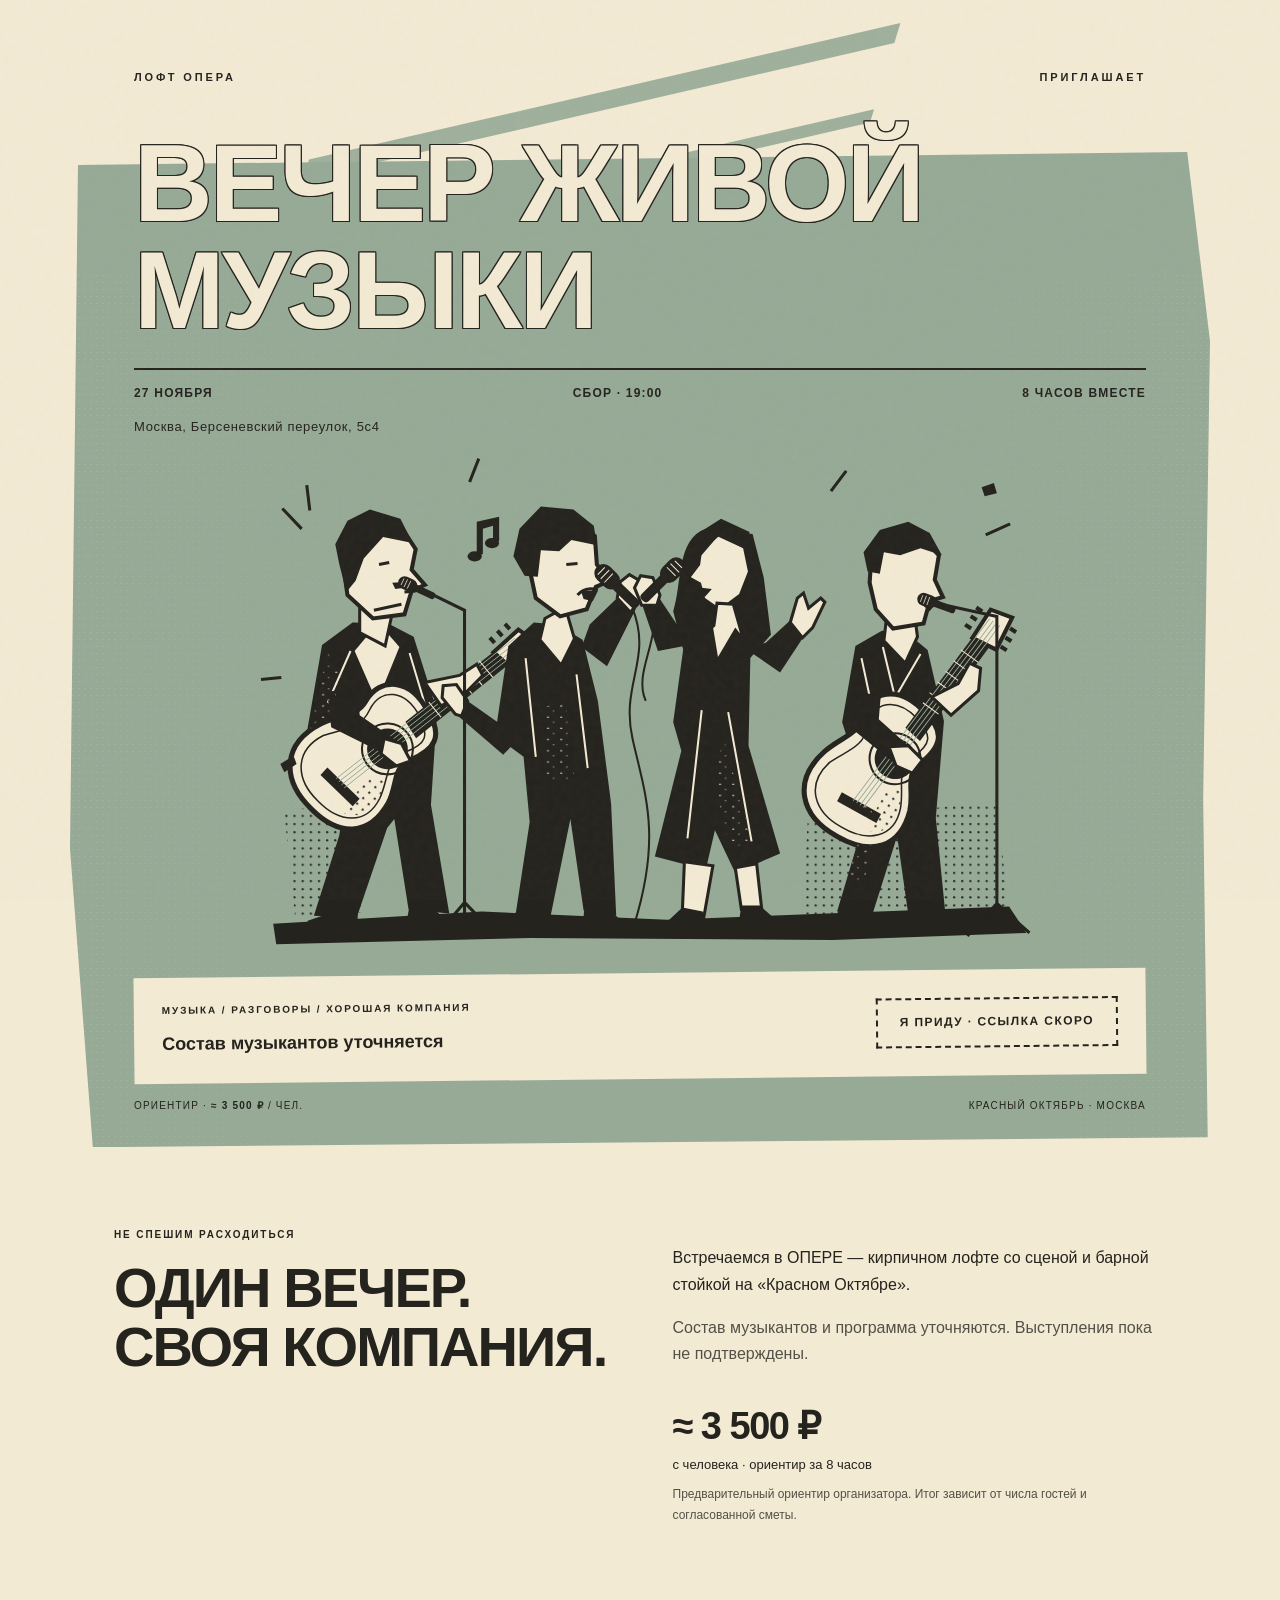
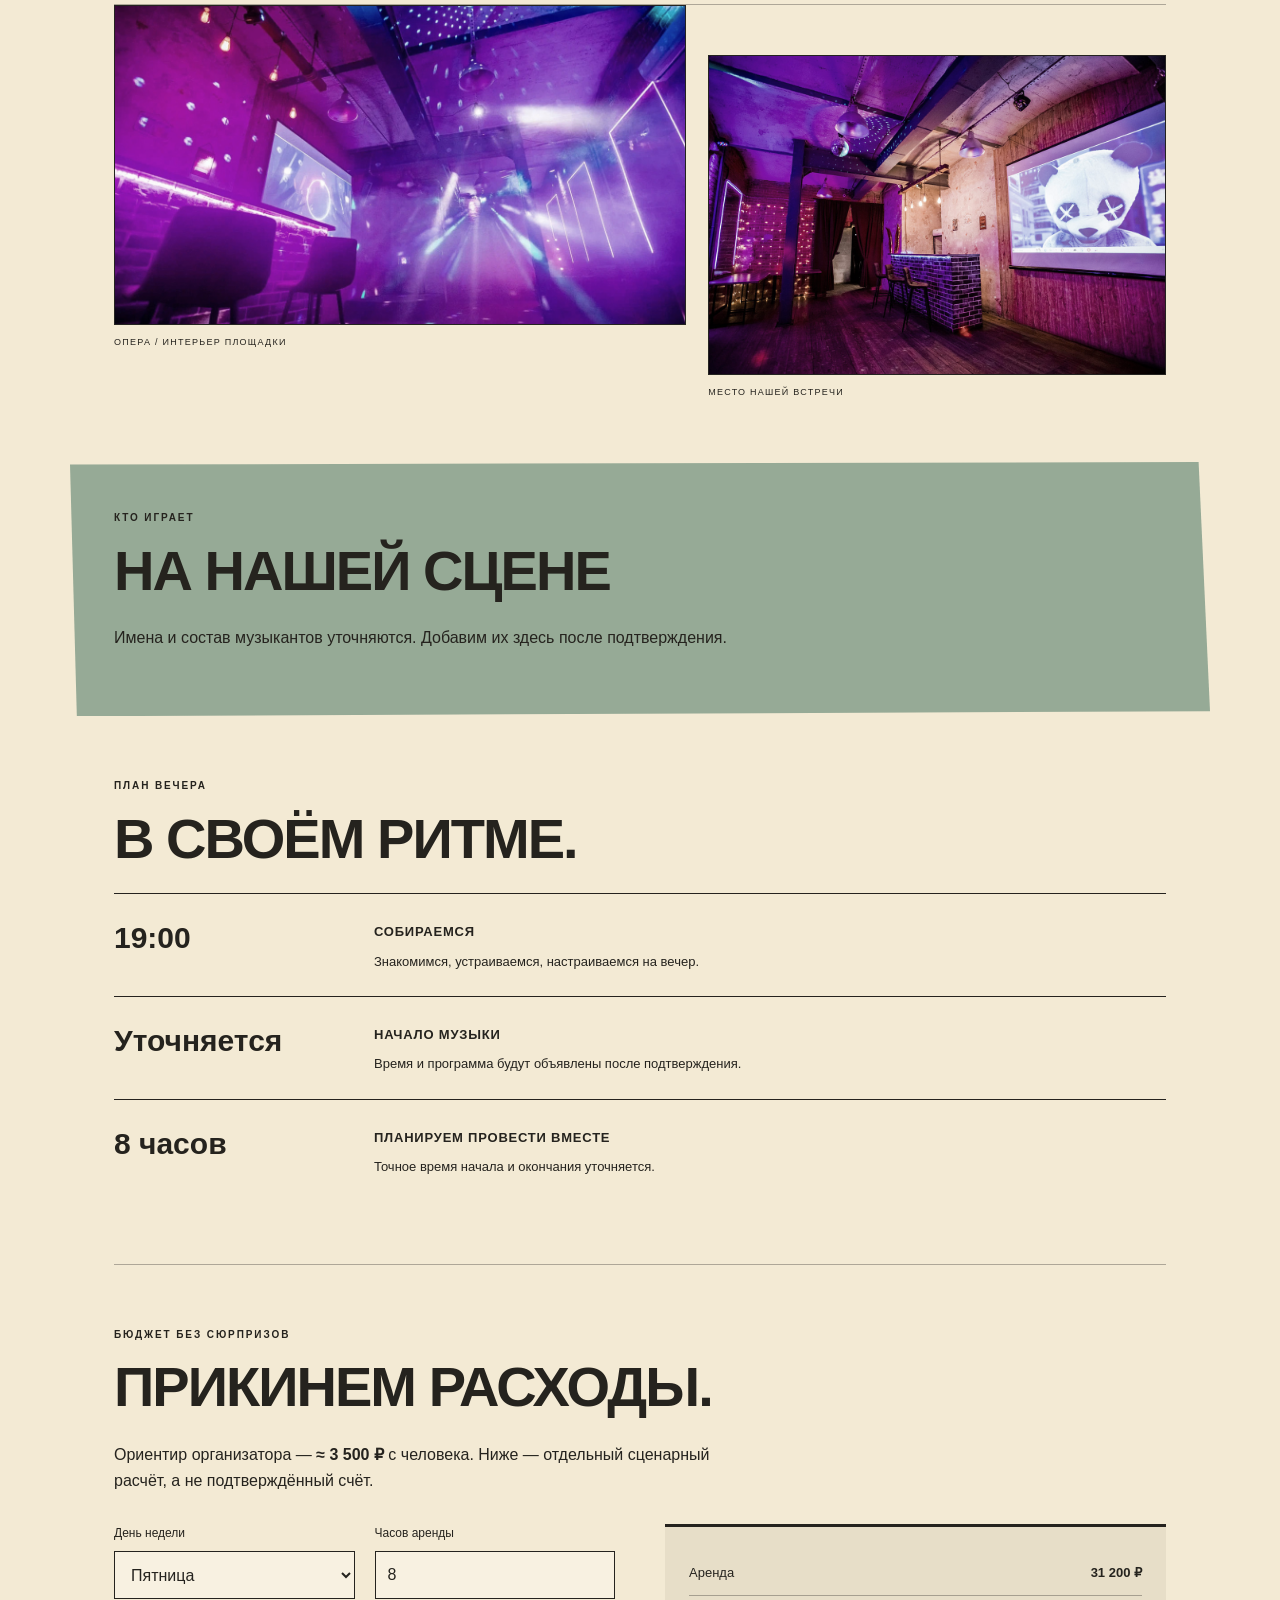
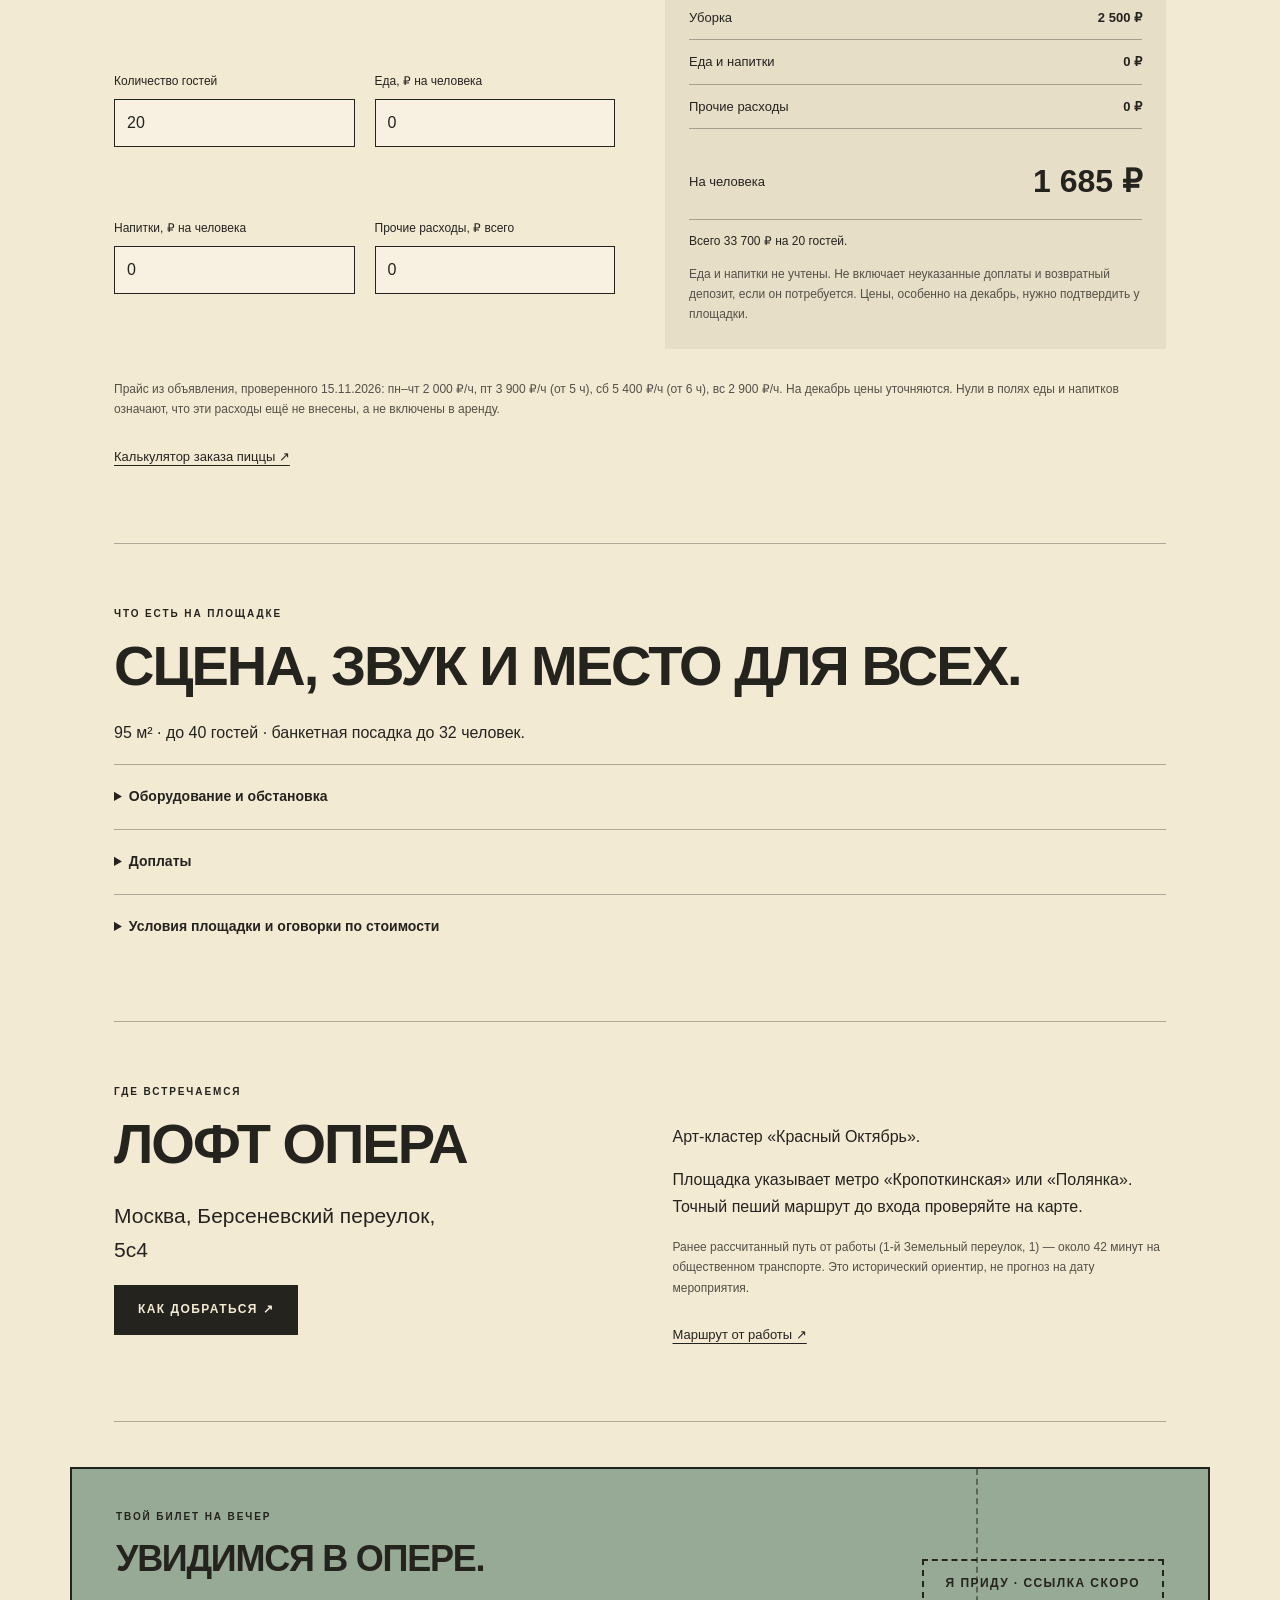
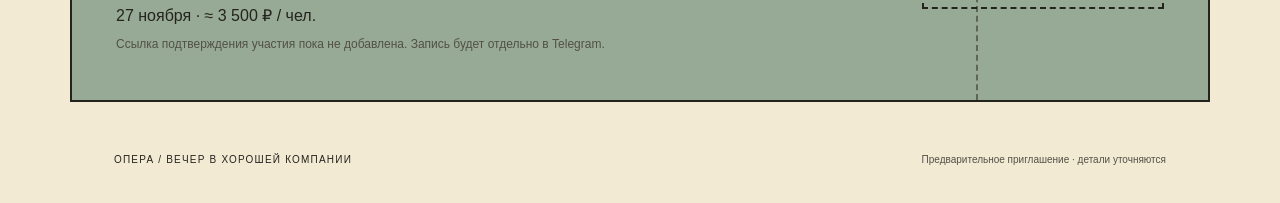
<file: index.html>
<!doctype html><html lang="ru"><head><meta charset="utf-8"><meta name="viewport" content="width=device-width,initial-scale=1"><meta name="theme-color" content="#96AA96"><meta name="description" content="Приглашение на музыкальный вечер в лофте ОПЕРА. Адрес, программа, фотографии и предварительный бюджет."><title>ОПЕРА — музыкальный вечер</title><link rel="stylesheet" href="opera.css"><script src="event-config.js" defer></script><script src="opera.js" defer></script></head><body><main><section class="poster" aria-labelledby="event-title"><div class="sage" aria-hidden="true"></div><div class="poster-top"><div class="masthead"><span data-field="venue"></span><span>ПРИГЛАШАЕТ</span></div><div class="brush" aria-hidden="true"></div><h1 id="event-title" data-field="title"></h1><div class="event-line"><span data-field="date"></span><span>СБОР · <b data-field="gathering"></b></span><span>8 ЧАСОВ ВМЕСТЕ</span></div><p class="top-address" data-field="address"></p></div><div class="instruments"><svg viewBox="0 0 820 560" role="img" aria-labelledby="musicians-title" xmlns="http://www.w3.org/2000/svg">
<title id="musicians-title">Музыкальный вечер: четыре человека поют в микрофоны, двое играют на акустических гитарах</title>
<defs>
 <pattern id="print-dots" width="8" height="8" patternUnits="userSpaceOnUse"><circle cx="2" cy="2" r="1.1" fill="#25231e"/></pattern>
 <pattern id="worn-ink" width="13" height="11" patternUnits="userSpaceOnUse"><path d="M2 3h2M8 8h1" stroke="#f3ead4" stroke-width="1.1"/></pattern>
 <g id="acoustic-guitar">
  <path d="M-10-62C-47-72-68-50-59-23C-54-7-66 3-72 24C-83 65-58 90-16 87C22 85 42 63 30 27C23 8 7 1 13-17C22-43 17-57-10-62Z" fill="#f3ead4" stroke="#25231e" stroke-width="5"/>
  <path d="M-13-53C-41-60-60-44-50-20C-42-1-54 11-62 30C-70 61-49 79-18 77C12 76 32 58 21 30C12 9-4 1 4-19C12-40 8-47-13-53Z" fill="none" stroke="#25231e" stroke-width="1.5"/>
  <path d="M-18-39L-11-151L8-152L1-36Z" fill="#25231e"/>
  <path d="M-11-149L-11-182L11-187L15-152Z" fill="#f3ead4" stroke="#25231e" stroke-width="4"/>
  <path d="M-17-176h-7M-17-166h-7M-17-156h-7M15-177h7M16-167h7M17-157h7" stroke="#25231e" stroke-width="4"/>
  <circle cx="-10" cy="-8" r="20" fill="#25231e"/><circle cx="-10" cy="-8" r="25" fill="none" stroke="#25231e" stroke-width="2"/>
  <path d="M-36 48L8 45L9 55L-35 58Z" fill="#25231e"/>
  <path d="M-7-174L-22 49M-3-174L-18 49M1-174L-14 49M5-174L-10 49" fill="none" stroke="#96aa96" stroke-width=".9"/>
  <path d="M-14-133L7-132M-14-120L6-119M-15-107L5-106M-16-94L4-93M-17-81L3-80M-17-69L2-68" stroke="#f3ead4" stroke-width="1"/>
  <path d="M11 12L23 35L19 57L5 69L-1 25Z" fill="url(#print-dots)"/>
 </g>
 <g id="mic"><rect x="-5" y="-31" width="10" height="37" rx="4" fill="#25231e"/><rect x="-9" y="-50" width="18" height="28" rx="9" fill="#25231e"/><path d="M-5-44H5M-6-39H6M-6-34H6" stroke="#f3ead4" stroke-width="1"/></g>
</defs>
<!-- Uneven printed stage and light marks -->
<path d="M45 492L250 480L432 488L768 475L785 501L595 508L298 506L48 512Z" fill="#25231e"/>
<path d="M56 383L121 368L132 481L67 489ZM570 393L755 371L768 476L565 483Z" fill="url(#print-dots)"/>
<g stroke="#25231e" stroke-width="3" fill="none"><path d="M73 104L54 84M81 86L78 61M238 58L247 35M593 67L608 47M745 110L769 99M33 252L53 250"/></g>
<!-- Left guitarist: angular jacket, bent knees, sculpted face -->
<g id="guitarist-left">
 <path d="M123 196L93 218L76 316L115 367L110 405L85 484L127 486L157 398L164 389L178 478L218 482L200 375L206 283L183 210L158 197Z" fill="#25231e"/>
 <path d="M140 206L125 224L147 274L169 220L156 205Z" fill="#f3ead4"/>
 <path d="M121 224L99 274L122 290M179 226L194 276" fill="none" stroke="#f3ead4" stroke-width="2"/>
 <path d="M130 174L130 206L155 219L163 182Z" fill="#f3ead4" stroke="#25231e" stroke-width="3"/>
 <path d="M111 121L129 95L168 98L185 124L181 144L194 159L181 165L174 188L143 192L118 169Z" fill="#f3ead4" stroke="#25231e" stroke-width="4"/>
 <path d="M110 139L106 119L118 96L140 85L170 94L182 118L153 112L134 133L126 155L117 166Z" fill="#25231e"/>
 <path d="M149 139L159 137M174 166L185 165M144 184L171 178" fill="none" stroke="#25231e" stroke-width="3"/>
 <path d="M162 157L177 156L179 161L165 163Z" fill="#25231e"/>
 <use href="#acoustic-guitar" transform="translate(158 333) rotate(48)"/>
 <path d="M98 264L102 299L158 327L169 314L130 287L128 260Z" fill="#25231e"/>
 <path d="M154 310L171 315L180 332L166 337L151 325Z" fill="#f3ead4" stroke="#25231e" stroke-width="3"/>
 <path d="M194 255L228 248L245 237L251 248L234 265L210 278Z" fill="#f3ead4" stroke="#25231e" stroke-width="3"/>
 <path d="M111 478L128 479L128 497L76 497L79 489Z M179 474L200 475L218 491L216 499L175 496Z" fill="#25231e"/>
 <path d="M99 226L113 246L93 310L81 299Z" fill="url(#worn-ink)"/>
</g>
<!-- Centre-left singer with handheld microphone -->
<g id="singer-left">
 <path d="M301 196L276 219L263 307L291 328L297 392L283 484L317 487L337 389L350 479L382 484L377 374L364 273L349 213L324 198Z" fill="#25231e"/>
 <path d="M312 192L307 213L328 238L341 212L332 181Z" fill="#f3ead4" stroke="#25231e" stroke-width="3"/>
 <path d="M293 125L306 97L337 91L361 111L363 139L376 155L362 161L353 183L327 190L303 172Z" fill="#f3ead4" stroke="#25231e" stroke-width="4"/>
 <path d="M292 150L281 131L287 104L308 82L340 85L360 101L363 120L338 115L326 126L308 125L305 151Z" fill="#25231e"/>
 <path d="M333 139L344 138M344 169Q352 160 364 164" fill="none" stroke="#25231e" stroke-width="3"/>
 <path d="M347 164L364 165L359 175L350 173Z" fill="#25231e"/>
 <path d="M348 220L373 239L402 181L386 169L356 198Z" fill="#25231e"/>
 <path d="M383 172L386 156L395 149L407 156L405 174L396 186Z" fill="#f3ead4" stroke="#25231e" stroke-width="3"/>
 <use href="#mic" transform="translate(399 176) rotate(-46)"/>
 <path d="M398 182C418 232 386 256 398 310S427 404 400 492" fill="none" stroke="#25231e" stroke-width="2"/>
 <path d="M283 242L267 295L236 273L227 288L271 326L290 306Z" fill="#25231e"/>
 <path d="M236 273L225 257L212 258L211 270L224 286L230 288Z" fill="#f3ead4" stroke="#25231e" stroke-width="3"/>
 <path d="M293 231L303 328M343 247L354 339" fill="none" stroke="#f3ead4" stroke-width="2"/>
 <path d="M308 280L332 273L341 350L310 353Z" fill="url(#worn-ink)"/>
 <path d="M284 480L314 482L316 498L271 498ZM351 474L372 476L391 492L387 499L349 495Z" fill="#25231e"/>
</g>
<!-- Centre-right singer, lifted hand, flowing skirt -->
<g id="singer-right">
 <path d="M470 104C441 114 447 157 438 185L450 231L501 245L534 208L527 152L516 109Z" fill="#25231e"/>
 <path d="M463 139L465 124L482 110L508 122L513 146L504 169L484 184L468 173L464 158L453 152Z" fill="#f3ead4" stroke="#25231e" stroke-width="3"/>
 <path d="M465 131L483 110L511 125L513 107L485 94L463 108Z" fill="#25231e"/>
 <path d="M463 145L474 147M460 161L476 163L469 171Z" fill="#25231e"/>
 <path d="M481 177L478 199L459 215L481 244L505 206L497 178Z" fill="#f3ead4" stroke="#25231e" stroke-width="3"/>
 <path d="M477 200L449 214L438 294L446 322L420 426L470 439L479 400L499 442L543 423L512 317L514 220L499 201L482 230Z" fill="#25231e"/>
 <path d="M449 219L423 224L407 177L423 170L443 200L466 205Z" fill="#25231e"/>
 <path d="M407 179L400 162L406 150L418 152L425 169L422 179Z" fill="#f3ead4" stroke="#25231e" stroke-width="3"/>
 <use href="#mic" transform="translate(412 170) rotate(45)"/>
 <path d="M416 179C428 211 398 244 411 273" fill="none" stroke="#25231e" stroke-width="2"/>
 <path d="M508 221L543 245L570 204L555 192L529 216Z" fill="#25231e"/>
 <path d="M553 196L560 172L566 167L571 182L583 172L587 176L575 201L565 211Z" fill="#f3ead4" stroke="#25231e" stroke-width="3"/>
 <path d="M449 431L447 480L468 486L477 435ZM499 437L505 478L525 478L520 433Z" fill="#f3ead4" stroke="#25231e" stroke-width="3"/>
 <path d="M447 476L467 480L472 497L435 497L432 490ZM505 474L523 474L541 490L537 497L502 494Z" fill="#25231e"/>
 <path d="M466 282L452 408M492 284L515 411" stroke="#f3ead4" fill="none" stroke-width="2"/>
 <path d="M488 311L516 414L493 416L477 346Z" fill="url(#worn-ink)"/>
</g>
<!-- Right guitarist -->
<g id="guitarist-right">
 <path d="M643 204L617 219L604 294L624 357L619 413L599 480L633 485L658 406L669 483L706 488L696 388L704 293L688 223L665 204Z" fill="#25231e"/>
 <path d="M648 188L645 214L666 236L678 210L674 180Z" fill="#f3ead4" stroke="#25231e" stroke-width="3"/>
 <path d="M633 126L649 108L680 109L699 130L695 154L703 171L690 175L684 197L654 202L637 183L631 157Z" fill="#f3ead4" stroke="#25231e" stroke-width="4"/>
 <path d="M629 146L625 127L641 105L669 97L690 108L702 130L681 123L661 130L645 127L641 148Z" fill="#25231e"/>
 <path d="M672 149L683 148M682 178L696 177L690 185Z" fill="#25231e"/>
 <path d="M644 220L656 270L681 227M623 231L636 292" fill="none" stroke="#f3ead4" stroke-width="2"/>
 <use href="#acoustic-guitar" transform="translate(660 342) rotate(33)"/>
 <path d="M619 265L613 300L655 334L670 318L640 291L642 267Z" fill="#25231e"/>
 <path d="M650 318L669 317L683 331L673 344L657 337Z" fill="#f3ead4" stroke="#25231e" stroke-width="3"/>
 <path d="M692 269L718 256L729 236L740 241L738 263L711 287Z" fill="#f3ead4" stroke="#25231e" stroke-width="3"/>
 <path d="M601 479L631 479L635 497L588 498ZM670 479L695 481L715 492L711 500L669 497Z" fill="#25231e"/>
 <path d="M624 365L639 371L626 452L611 451Z" fill="url(#worn-ink)"/>
</g>
<!-- Two thin microphone stands for the singing guitarists -->
<g fill="none" stroke="#25231e" stroke-width="3"><path d="M192 164L233 184L233 488M233 471L204 505M233 471L264 503M701 178L756 190L756 486M756 472L727 504M756 472L788 501"/></g>
<use href="#mic" transform="translate(200 169) rotate(-65) scale(.7)"/>
<use href="#mic" transform="translate(711 183) rotate(-70) scale(.7)"/>
<!-- Small off-register rhythm marks, no lettering baked into illustration -->
<path d="M52 335L65 327L68 335L56 343ZM741 63L753 59L756 69L744 72Z" fill="#25231e"/>
<g fill="#25231e"><path d="M245 130V97L267 92V116H261V101L251 104V129Z"/><ellipse cx="243" cy="131" rx="7" ry="5"/><ellipse cx="260" cy="118" rx="7" ry="5"/></g>
</svg></div><div class="poster-caption"><div><span class="eyebrow">МУЗЫКА / РАЗГОВОРЫ / ХОРОШАЯ КОМПАНИЯ</span><p id="poster-artists">Состав музыкантов уточняется</p></div><a class="button rsvp" href="#confirmation">Я приду <span>↗</span></a></div><div class="poster-bottom"><span>ОРИЕНТИР · <b class="estimate"></b> / ЧЕЛ.</span><span>КРАСНЫЙ ОКТЯБРЬ · МОСКВА</span></div></section><section class="opening section"><div><span class="eyebrow">НЕ СПЕШИМ РАСХОДИТЬСЯ</span><h2>Один вечер.<br>Своя компания.</h2></div><div><p>Встречаемся в ОПЕРЕ — кирпичном лофте со сценой и барной стойкой на «Красном Октябре».</p><p class="muted" data-field="eventNote"></p><p class="price-line"><strong class="estimate"></strong><span>с человека · ориентир за 8 часов</span></p><p class="fine" data-field="priceNote"></p></div></section><section class="photos section" aria-label="Фотографии лофта"><figure><img src="photos/opera-1.jpg" alt="Реальный интерьер лофта ОПЕРА" loading="lazy"><figcaption>ОПЕРА / ИНТЕРЬЕР ПЛОЩАДКИ</figcaption></figure><figure><img src="photos/opera-2.jpg" alt="Ещё один ракурс лофта ОПЕРА" loading="lazy"><figcaption>МЕСТО НАШЕЙ ВСТРЕЧИ</figcaption></figure></section><section class="section lineup"><span class="eyebrow">КТО ИГРАЕТ</span><h2>На нашей сцене</h2><div id="artists"></div></section><section class="section schedule"><span class="eyebrow">ПЛАН ВЕЧЕРА</span><h2>В своём ритме.</h2><div class="schedule-row"><strong data-field="gathering"></strong><div><b>Собираемся</b><p>Знакомимся, устраиваемся, настраиваемся на вечер.</p></div></div><div class="schedule-row"><strong data-field="musicStart"></strong><div><b>Начало музыки</b><p>Время и программа будут объявлены после подтверждения.</p></div></div><div class="schedule-row"><strong>8 часов</strong><div><b>Планируем провести вместе</b><p>Точное время начала и окончания уточняется.</p></div></div></section><section class="section budget" id="budget"><div class="budget-heading"><span class="eyebrow">БЮДЖЕТ БЕЗ СЮРПРИЗОВ</span><h2>Прикинем расходы.</h2><p>Ориентир организатора — <b class="estimate"></b> с человека. Ниже — отдельный сценарный расчёт, а не подтверждённый счёт.</p></div><div class="budget-layout"><div class="fields"><label>День недели<select id="day"><option value="mon_thu">Пн–чт</option><option value="fri" selected>Пятница</option><option value="sat">Суббота</option><option value="sun">Воскресенье</option></select></label><label>Часов аренды<input id="hours" type="number" min="1" max="24" value="8"></label><label>Количество гостей<input id="guests" type="number" min="1" max="40" value="20"></label><label>Еда, ₽ на человека<input id="food" type="number" min="0" max="100000" value="0"></label><label>Напитки, ₽ на человека<input id="drinks" type="number" min="0" max="100000" value="0"></label><label>Прочие расходы, ₽ всего<input id="extras" type="number" min="0" max="1000000" value="0"></label></div><div class="receipt" aria-live="polite"><div><span>Аренда</span><b id="rent"></b></div><div><span>Уборка</span><b>2 500 ₽</b></div><div><span>Еда и напитки</span><b id="food-total"></b></div><div><span>Прочие расходы</span><b id="extras-total"></b></div><div class="total"><span>На человека</span><strong id="per-person"></strong></div><p id="total"></p><p id="scenario-warning" class="fine"></p></div></div><p class="fine">Прайс из объявления, проверенного 15.11.2026: пн–чт 2 000 ₽/ч, пт 3 900 ₽/ч (от 5 ч), сб 5 400 ₽/ч (от 6 ч), вс 2 900 ₽/ч. На декабрь цены уточняются. Нули в полях еды и напитков означают, что эти расходы ещё не внесены, а не включены в аренду.</p><a class="text-link" href="pizza.html">Калькулятор заказа пиццы ↗</a></section><section class="section details"><span class="eyebrow">ЧТО ЕСТЬ НА ПЛОЩАДКЕ</span><h2>Сцена, звук и место для всех.</h2><p>95 м² · до 40 гостей · банкетная посадка до 32 человек.</p><details><summary>Оборудование и обстановка</summary><ul><li>Колонки JBL EON 615 — 2 шт., микшерный пульт Yamaha</li><li>Проектор BenQ + экран 3 × 2 м</li><li>Светомузыка, диско-шар, прожекторы, лазерная установка, декоративный свет</li><li>Сцена, барная стойка 3 м, 3 барных стула</li><li>5 чиллаут-зон на подоконниках, 3 стола, 15 раскладных стульев, кожаный диван «Честер»</li><li>Гримёрное зеркало, холодильник, чайник, СВЧ, кондиционер</li><li>Свободный цвет неоновой подсветки</li></ul></details><details><summary>Доплаты</summary><ul><li>Микрофон — 1 000 ₽ за мероприятие</li><li>Генератор дыма — 1 500 ₽ за мероприятие</li><li>Посуда — 50 ₽ за любой предмет</li><li>Фуршет с холодными и горячими блюдами — от 2 500 ₽/чел.</li><li>Диджей — 2 000 ₽/час, бармен — 2 000 ₽/час</li></ul></details><details><summary>Условия площадки и оговорки по стоимости</summary><ul><li>Пт — 3 900 ₽/час при аренде не менее 5 часов</li><li>Сб — 5 400 ₽/час при аренде не менее 6 часов</li><li>Уборка 2 500 ₽ — отдельно</li><li>Ночь 00:00–08:00 считается по цене предыдущего дня</li><li>Тренинги и мастер-классы: будни до 18:00 — 1 000 ₽/час</li><li>Скидка 10% на аренду при заказе своего кейтеринга</li><li>Возврат оплаты при отмене не менее чем за 14 полных дней, иначе удерживается</li><li>Нет ограничений по шуму, нет пробкового сбора</li><li>Цены и условия на декабрь — уточнять у менеджера (повторено в описании трижды)</li></ul><ul><li>Цены: шапка обещает диапазон 2 500–10 500 ₽/час, а опубликованные тарифы — 2 000 / 3 900 / 5 400 / 2 900 ₽/час; откуда верхняя граница 10 500, не сказано</li><li>Цены на декабрь прямо не зафиксированы — «уточняйте у менеджера», то есть опубликованный прайс может не действовать</li><li>Уборка 2 500 ₽ не входит в аренду и добавляется отдельной строкой</li><li>Посуда 50 ₽ за предмет — при большой компании сумма быстро растёт, но она не входит в аренду</li><li>Полной сметы площадка не публикует: кейтеринг, персонал и оборудование считаются отдельно</li></ul><a href="https://www.loft2rent.ru/loft/4688/4689/" target="_blank" rel="noopener">Проверить объявление площадки ↗</a></details></section><section class="section location" id="location"><div><span class="eyebrow">ГДЕ ВСТРЕЧАЕМСЯ</span><h2 data-field="venue"></h2><p class="address" data-field="address"></p><a class="button map" target="_blank" rel="noopener">Как добраться ↗</a></div><div><p>Арт-кластер «Красный Октябрь».</p><p>Площадка указывает метро «Кропоткинская» или «Полянка». Точный пеший маршрут до входа проверяйте на карте.</p><p class="fine">Ранее рассчитанный путь от работы (1-й Земельный переулок, 1) — около 42 минут на общественном транспорте. Это исторический ориентир, не прогноз на дату мероприятия.</p><a class="text-link" href="https://yandex.ru/maps/?rtext=%D0%9C%D0%BE%D1%81%D0%BA%D0%B2%D0%B0%2C%201-%D0%B9%20%D0%97%D0%B5%D0%BC%D0%B5%D0%BB%D1%8C%D0%BD%D1%8B%D0%B9%20%D0%BF%D0%B5%D1%80%D0%B5%D1%83%D0%BB%D0%BE%D0%BA%2C%201~%D0%9C%D0%BE%D1%81%D0%BA%D0%B2%D0%B0%2C%20%D0%91%D0%B5%D1%80%D1%81%D0%B5%D0%BD%D0%B5%D0%B2%D1%81%D0%BA%D0%B8%D0%B9%20%D0%BF%D0%B5%D1%80%D0%B5%D1%83%D0%BB%D0%BE%D0%BA%2C%205%D1%814&amp;rtt=mt" target="_blank" rel="noopener">Маршрут от работы ↗</a></div></section><section class="ticket section" id="confirmation"><div><span class="eyebrow">ТВОЙ БИЛЕТ НА ВЕЧЕР</span><h2>Увидимся в ОПЕРЕ.</h2><p><span data-field="date"></span> · <span class="estimate"></span> / чел.</p><p id="rsvp-note" class="fine">Ссылка подтверждения участия пока не добавлена. Запись будет отдельно в Telegram.</p></div><a class="button rsvp" href="#confirmation">Я приду ↗</a></section></main><footer>ОПЕРА / ВЕЧЕР В ХОРОШЕЙ КОМПАНИИ<span>Предварительное приглашение · детали уточняются</span></footer></body></html>
</file>
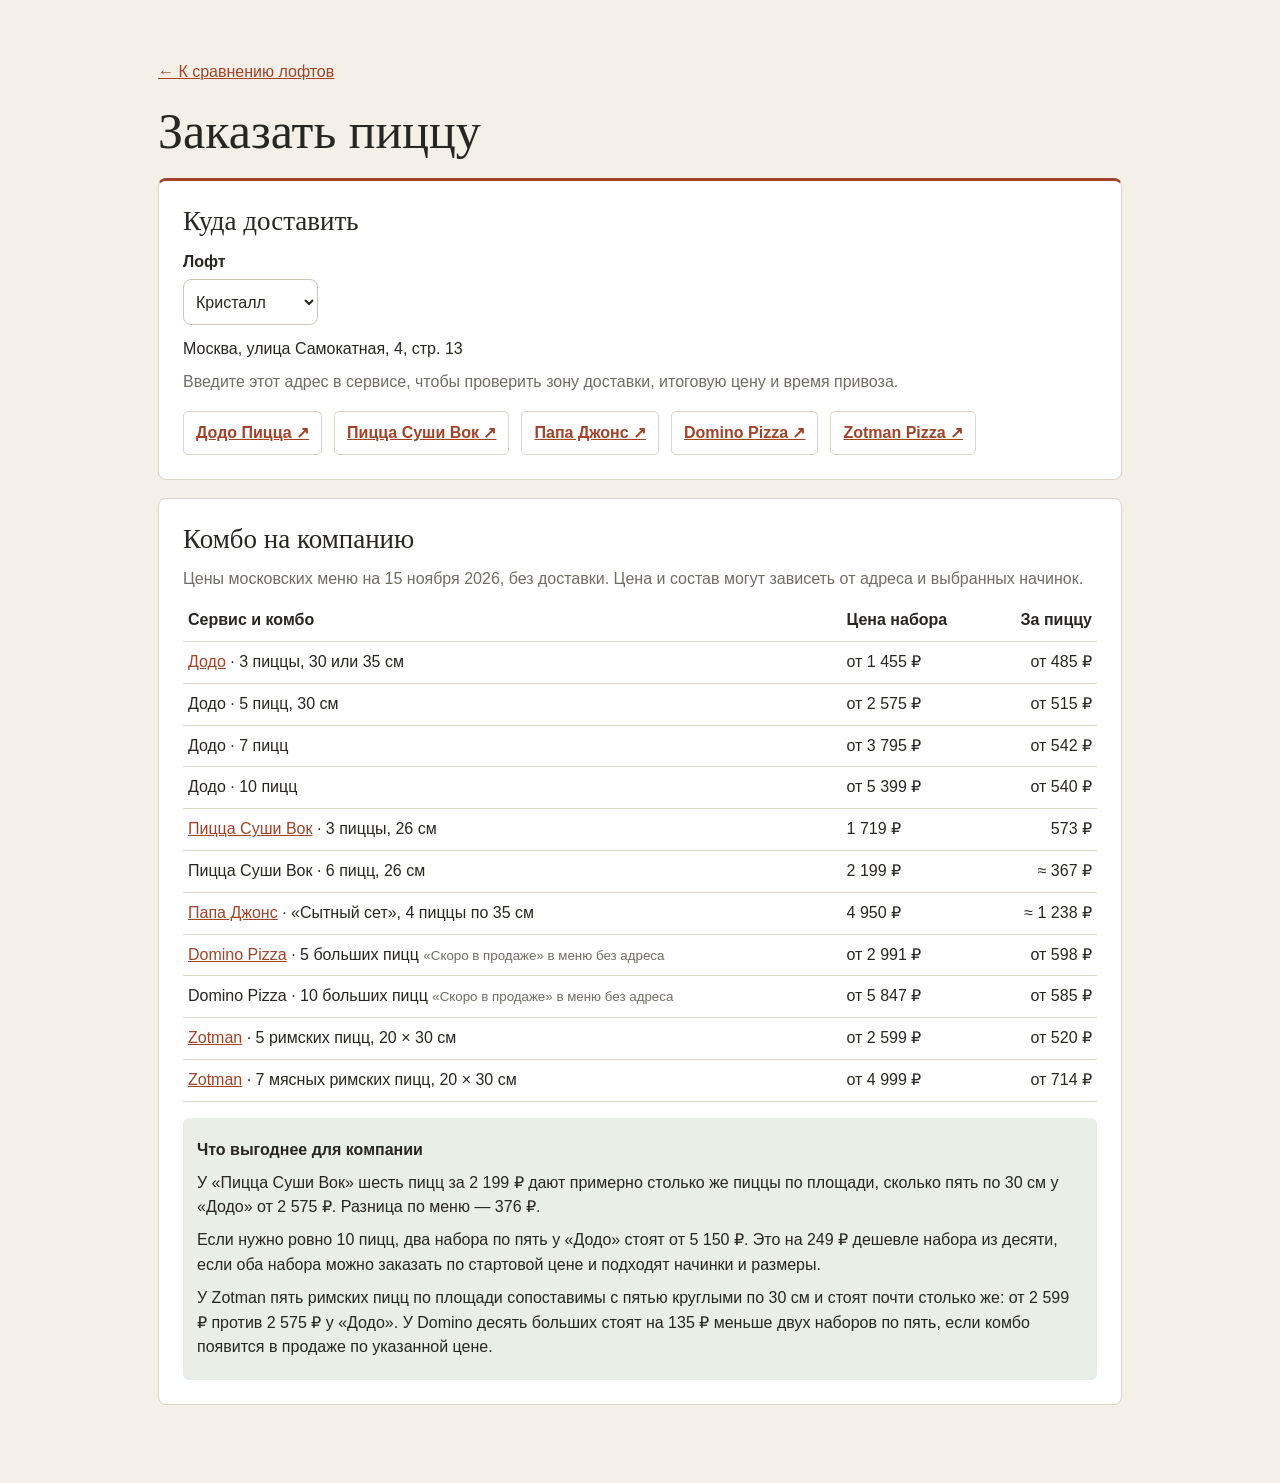
<file: pizza.html>
<!doctype html>
<html lang="ru">
<head>
<meta charset="utf-8">
<meta name="viewport" content="width=device-width,initial-scale=1">
<title>Заказать пиццу · Четыре лофта</title>
<style>
:root{color-scheme:light;--ink:#20332e;--muted:#53635b;--paper:#f5f3ee;--line:#d6dcd5;--accent:#23634c}
*{box-sizing:border-box}body{margin:0;background:var(--paper);color:var(--ink);font:16px/1.55 'Segoe UI',Arial,sans-serif}
main{max-width:880px;margin:auto;padding:28px 20px 48px}h1,h2{font-family:Georgia,serif;font-weight:normal;line-height:1.15}h1{font-size:clamp(34px,7vw,50px);margin:18px 0}h2{font-size:27px;margin:0 0 12px}a{color:var(--accent)}
section{background:white;border:1px solid var(--line);border-radius:8px;padding:clamp(14px,4vw,24px);margin:18px 0}.address{border-top:3px solid var(--accent)}.muted,small{color:var(--muted)}label{display:block;font-weight:600;margin-bottom:5px}
select{font:inherit;color:inherit;border:1px solid var(--line);border-radius:5px;background:white;padding:8px;min-height:44px;max-width:100%}address{font-style:normal;margin:12px 0 4px}p{margin:8px 0}
.services{display:flex;flex-wrap:wrap;gap:8px 12px;margin-top:16px}.services a{display:inline-flex;align-items:center;min-height:44px;padding:6px 12px;border:1px solid var(--line);border-radius:5px;font-weight:600}
table{width:100%;border-collapse:collapse;font-size:clamp(13px,3vw,16px)}th,td{padding:8px 5px;border-bottom:1px solid var(--line);text-align:left;vertical-align:top}td:last-child,th:last-child{text-align:right;white-space:nowrap}tbody th{font-weight:500}.analysis{background:#e9eee7;border-radius:6px;margin-top:16px;padding:12px 14px}

:root{--ink:#272621;--muted:#706d64;--paper:#f4f0e7;--line:#ddd6c8;--accent:#a24329}
body{font-family:'Segoe UI',Arial,sans-serif;background:var(--paper);color:var(--ink)}
header,main,footer{max-width:1380px;padding:32px 40px}header{align-items:center;border-bottom:1px solid var(--line);gap:24px}header h1{font:clamp(32px,4vw,54px)/1.06 Georgia,serif;letter-spacing:-.04em;margin:12px 0}header p{display:block!important;max-width:600px;font-size:15px}header .eyebrow{font-weight:700;color:var(--accent);font-size:11px;letter-spacing:.22em}header>a{flex-shrink:0;text-decoration:none;background:var(--ink);color:#fff;padding:13px 20px;border-radius:30px;font-size:14px}header small{font-size:12px}
.grid{grid-template-columns:repeat(2,minmax(0,1fr));gap:28px;align-items:start}.venue{border:1px solid var(--line);border-radius:16px;box-shadow:0 6px 20px #24221906;overflow:hidden;background:#fffdfa}.venue:hover{border-color:#b7aa95}.gallery{background:#e9e3d7}.gallery .photo,.photo{height:320px;object-fit:cover;width:100%}.gallery-open{overflow:hidden}.gallery-open img{transition:transform .3s}.gallery-open:hover img{transform:scale(1.025)}.gallery-nav{background:#fffdfa;padding:9px 18px;border-bottom:1px solid var(--line)}.gallery-nav button{border-radius:50%;min-width:44px;background:transparent;border-color:var(--line)}.gallery-count{font-size:12px;letter-spacing:.1em;color:var(--muted)}.body{padding:26px}.venue-title{gap:16px}h3{font:30px/1.15 Georgia,serif;letter-spacing:-.02em}.facts{font-size:14px;line-height:1.6;margin-top:12px;color:var(--muted)}.price{font:600 34px/1.2 'Segoe UI',sans-serif;letter-spacing:-.04em;color:var(--ink);margin:20px 0 4px!important}.per-person{background:#f0eadf;border-radius:10px;padding:14px 18px;margin-top:18px}.per-person strong{font-size:23px;color:var(--accent)}.quick-route{margin:16px 0!important;padding:12px 0;border-top:1px solid var(--line);border-bottom:1px solid var(--line);font-size:14px}.venue-details>summary{font-size:14px;letter-spacing:.02em;color:var(--accent)}.block{margin-top:22px;padding-top:18px}.label{font-size:11px;letter-spacing:.12em}li{font-size:15px;line-height:1.6}.venue-title .vote{border:1px solid #d9b3a4;border-radius:30px;padding:9px 14px;background:#f9eee8;color:var(--accent);font-size:13px;min-width:100px;max-width:150px}.venue-title .vote[aria-pressed=true]{background:var(--accent);color:white}.note{background:#eae4d8;border-radius:12px;padding:20px 26px;margin:24px 0}.budget{background:#fffdfa;border:1px solid var(--line);border-radius:14px;padding:26px;margin:24px 0;box-shadow:none}.budget h2,h2{font:27px/1.2 Georgia,serif}.controls{gap:18px;padding:24px 0}.controls label,.budget-fields label{font-size:13px;color:var(--muted)}select,input{border-radius:8px;min-height:46px;background:white;border-color:#cfc6b5}.budget-fields{gap:16px 24px}.budget-adjust button{border-radius:7px}button:focus-visible,a:focus-visible,input:focus-visible,select:focus-visible{outline:3px solid #d59976;outline-offset:3px}.summary article{border-top:1px solid var(--line)}footer{border-top:1px solid var(--line);color:var(--muted)}.call-note textarea{border-radius:8px;background:#fcfaf6}.contacts a{background:#f3eee5;text-decoration:none;border-radius:6px;padding:5px 10px}.vote-banner{display:flex;align-items:center;justify-content:space-between;gap:20px;background:#292c25;color:#eee9dc;padding:18px 24px;border-radius:12px;margin-bottom:28px;font-size:14px}.vote-banner a{color:#fff;background:#a24329;border-radius:24px;text-decoration:none;padding:10px 18px;white-space:nowrap}.pizza-link{border-radius:24px!important}dialog{border-radius:14px;box-shadow:0 24px 100px #0008}
@media(min-width:1100px){.budget-fields input{width:150px}}@media(max-width:700px){header,main,footer{padding:22px 16px}header{align-items:start;flex-direction:column}header h1{font-size:38px}header>a{padding:10px 17px}.grid{grid-template-columns:1fr;gap:24px}.photo,.gallery .photo{height:250px}.body{padding:21px}h3{font-size:27px}.vote-banner{align-items:start;flex-direction:column;padding:18px}.budget{padding:20px}.budget-fields{gap:12px}.summary{grid-template-columns:1fr}.controls{gap:12px}.venue-title .vote{font-size:12px;max-width:125px;min-width:90px}.note{padding:18px}.budget-fields input{max-width:120px}}
@media(prefers-reduced-motion:reduce){*{transition:none!important;scroll-behavior:auto!important}}
body{max-width:1100px;margin:auto;padding:28px}</style>
</head>
<body><main>
<a href="./">← К сравнению лофтов</a>
<h1>Заказать пиццу</h1>
<section class="address" aria-labelledby="delivery-title">
<h2 id="delivery-title">Куда доставить</h2>
<label for="venue">Лофт</label>
<select id="venue">
<option value="Москва, улица Самокатная, 4, стр. 13">Кристалл</option>
<option value="Москва, Нижняя Красносельская улица, 35, стр. 59">Панорамный</option>
<option value="Москва, Берсеневский переулок, 5, стр. 4">ОПЕРА</option>
<option value="Москва, Нижняя Красносельская улица, 35, стр. 59">OVERTONE</option>
</select>
<address id="address" aria-live="polite">Москва, улица Самокатная, 4, стр. 13</address>
<p class="muted">Введите этот адрес в сервисе, чтобы проверить зону доставки, итоговую цену и время привоза.</p>
<div class="services">
<a href="https://dodopizza.ru/moscow" target="_blank" rel="noopener">Додо Пицца ↗</a>
<a href="https://pizzasushiwok.ru/?from_city=1" target="_blank" rel="noopener">Пицца Суши Вок ↗</a>
<a href="https://papajohns.ru/moscow" target="_blank" rel="noopener">Папа Джонс ↗</a>
<a href="https://dominopizza.ru/msk/kombo/" target="_blank" rel="noopener">Domino Pizza ↗</a>
<a href="https://zotmanpizza.ru/kombo-nabory" target="_blank" rel="noopener">Zotman Pizza ↗</a>
</div>
</section>
<section aria-labelledby="combo-title">
<h2 id="combo-title">Комбо на компанию</h2>
<p class="muted">Цены московских меню на 15 ноября 2026, без доставки. Цена и состав могут зависеть от адреса и выбранных начинок.</p>
<table aria-labelledby="combo-title">
<thead><tr><th scope="col">Сервис и комбо</th><th scope="col">Цена набора</th><th scope="col">За пиццу</th></tr></thead>
<tbody>
<tr><th scope="row"><a href="https://dodopizza.ru/moscow" target="_blank" rel="noopener">Додо</a> · 3 пиццы, 30 или 35 см</th><td>от 1 455 ₽</td><td>от 485 ₽</td></tr>
<tr><th scope="row">Додо · 5 пицц, 30 см</th><td>от 2 575 ₽</td><td>от 515 ₽</td></tr>
<tr><th scope="row">Додо · 7 пицц</th><td>от 3 795 ₽</td><td>от 542 ₽</td></tr>
<tr><th scope="row">Додо · 10 пицц</th><td>от 5 399 ₽</td><td>от 540 ₽</td></tr>
<tr><th scope="row"><a href="https://pizzasushiwok.ru/?from_city=1" target="_blank" rel="noopener">Пицца Суши Вок</a> · 3 пиццы, 26 см</th><td>1 719 ₽</td><td>573 ₽</td></tr>
<tr><th scope="row">Пицца Суши Вок · 6 пицц, 26 см</th><td>2 199 ₽</td><td>≈ 367 ₽</td></tr>
<tr><th scope="row"><a href="https://papajohns.ru/moscow" target="_blank" rel="noopener">Папа Джонс</a> · «Сытный сет», 4 пиццы по 35 см</th><td>4 950 ₽</td><td>≈ 1 238 ₽</td></tr>
<tr><th scope="row"><a href="https://dominopizza.ru/msk/kombo/" target="_blank" rel="noopener">Domino Pizza</a> · 5 больших пицц <small>«Скоро в продаже» в меню без адреса</small></th><td>от 2 991 ₽</td><td>от 598 ₽</td></tr>
<tr><th scope="row">Domino Pizza · 10 больших пицц <small>«Скоро в продаже» в меню без адреса</small></th><td>от 5 847 ₽</td><td>от 585 ₽</td></tr>
<tr><th scope="row"><a href="https://zotmanpizza.ru/kombo-nabory" target="_blank" rel="noopener">Zotman</a> · 5 римских пицц, 20 × 30 см</th><td>от 2 599 ₽</td><td>от 520 ₽</td></tr>
<tr><th scope="row"><a href="https://zotmanpizza.ru/kombo-nabory/7-myasnykh-pitsts" target="_blank" rel="noopener">Zotman</a> · 7 мясных римских пицц, 20 × 30 см</th><td>от 4 999 ₽</td><td>от 714 ₽</td></tr>
</tbody>
</table>
<div class="analysis">
<p><strong>Что выгоднее для компании</strong></p>
<p>У «Пицца Суши Вок» шесть пицц за 2 199 ₽ дают примерно столько же пиццы по площади, сколько пять по 30 см у «Додо» от 2 575 ₽. Разница по меню — 376 ₽.</p>
<p>Если нужно ровно 10 пицц, два набора по пять у «Додо» стоят от 5 150 ₽. Это на 249 ₽ дешевле набора из десяти, если оба набора можно заказать по стартовой цене и подходят начинки и размеры.</p>
<p>У Zotman пять римских пицц по площади сопоставимы с пятью круглыми по 30 см и стоят почти столько же: от 2 599 ₽ против 2 575 ₽ у «Додо». У Domino десять больших стоят на 135 ₽ меньше двух наборов по пять, если комбо появится в продаже по указанной цене.</p>
</div>
</section>
</main><script>
const venue = document.getElementById('venue');
const address = document.getElementById('address');
const updateAddress = () => { address.textContent = venue.value; };
venue.addEventListener('change', updateAddress);
updateAddress();
</script></body></html>
</file>
<file: opera.css>
@charset "UTF-8";:root{--paper:#f3ead4;--sage:#96aa96;--ink:#25231e;--line:#25231e55}*{box-sizing:border-box}html{scroll-behavior:smooth}body{margin:0;color:var(--ink);background:var(--paper);font:16px/1.65 Arial,Helvetica,sans-serif}body:before{content:"";position:fixed;inset:0;pointer-events:none;z-index:10;opacity:.065;background-image:url("data:image/svg+xml,%3Csvg viewBox='0 0 160 160' xmlns='http://www.w3.org/2000/svg'%3E%3Cfilter id='n'%3E%3CfeTurbulence type='fractalNoise' baseFrequency='.85' numOctaves='3' stitchTiles='stitch'/%3E%3C/filter%3E%3Cpath fill='%23000' filter='url(%23n)' opacity='.5' d='M0 0h160v160H0z'/%3E%3C/svg%3E")}main,footer{max-width:1180px;margin:auto}.poster{position:relative;padding:44px 64px 25px;margin:24px 20px 0;isolation:isolate}.sage{position:absolute;z-index:-2;inset:128px 0 0;background:var(--sage);clip-path:polygon(.7% 1.3%,98% 0,100% 19%,99.4% 65%,99.8% 99%,2% 100%,0 70%,.4% 31%)}.sage:after{content:"";position:absolute;inset:120px 0 0;opacity:.13;background:radial-gradient(var(--paper) .8px,transparent 1px) 0 0/6px 7px;mask-image:linear-gradient(90deg,#000,transparent 30%,transparent 75%,#000)}.poster-top{position:relative}.masthead{display:flex;justify-content:space-between;text-transform:uppercase;letter-spacing:.26em;font-size:11px;font-weight:bold}.brush{position:absolute;z-index:-1;top:28px;left:15%;width:60%;height:90px;border-top:18px solid var(--sage);border-bottom:12px solid var(--sage);transform:rotate(-13deg) skewX(-30deg);opacity:.9}h1{position:relative;font-family:Impact,'Arial Narrow','Franklin Gothic Medium',Arial,sans-serif;font-size:clamp(62px,8.5vw,110px);font-stretch:condensed;letter-spacing:-.025em;line-height:.98;margin:45px 0 24px;max-width:980px;font-weight:900;color:var(--paper);-webkit-text-stroke:2px var(--ink);paint-order:stroke fill;text-shadow:1px 1px 0 #25231e,-1px -1px 0 #25231e,1px -1px 0 #25231e,-1px 1px 0 #25231e;text-transform:uppercase;overflow-wrap:anywhere}h2{font-family:'Arial Narrow',Impact,Arial,sans-serif;text-transform:uppercase;letter-spacing:-.035em;font-size:clamp(34px,4.5vw,56px);line-height:1.06;margin:14px 0 25px;font-weight:900}p{margin:0 0 17px}.event-line{display:flex;justify-content:space-between;gap:14px;flex-wrap:wrap;border-top:2px solid var(--ink);padding-top:14px;text-transform:uppercase;font-size:12px;font-weight:700;letter-spacing:.1em}.top-address{font-size:13px;margin:12px 0 0;letter-spacing:.05em}.instruments{position:relative;width:95%;margin:-15px 0 -20px 3%}.instruments svg{width:100%;display:block;max-height:570px;overflow:visible}.poster-caption{display:flex;justify-content:space-between;align-items:center;gap:30px;background:var(--paper);padding:25px 28px;position:relative;transform:rotate(-.6deg)}.eyebrow{font-size:10px;letter-spacing:.19em;font-weight:700;text-transform:uppercase;display:block}.poster-caption p{font-size:18px;font-weight:700;margin:10px 0 0}.button{display:inline-flex;align-items:center;justify-content:space-between;gap:32px;min-height:50px;padding:13px 22px;color:var(--paper);background:var(--ink);text-decoration:none;text-transform:uppercase;letter-spacing:.12em;font-size:12px;font-weight:bold;border:2px solid var(--ink);cursor:pointer;white-space:nowrap}.button:hover{color:var(--ink);background:var(--paper)}.button.pending{background:transparent;color:var(--ink);border-style:dashed}.poster-bottom{display:flex;justify-content:space-between;gap:20px;padding:19px 0 8px;font-size:10px;letter-spacing:.12em}.section{margin:0 64px;padding:62px 0;border-bottom:1px solid var(--line)}.opening{display:grid;grid-template-columns:1fr 1fr;gap:65px;padding-top:80px}.opening>div:last-child{padding-top:18px}.muted,.fine{color:#535047}.fine{font-size:12px;line-height:1.7}.price-line{margin:32px 0 9px;line-height:1.4}.price-line strong{display:block;font-size:38px;letter-spacing:-.04em}.price-line span{font-size:13px}.photos{display:grid;grid-template-columns:1.25fr 1fr;gap:22px;padding-top:0;border:0}.photos figure{margin:0}.photos img{width:100%;height:320px;object-fit:cover;filter:saturate(.65);display:block;border:1px solid var(--ink)}.photos figure:last-child{padding-top:50px}.photos figcaption{font-size:9px;letter-spacing:.14em;margin-top:10px}.lineup{background:var(--sage);margin:0 20px;padding:48px 44px;clip-path:polygon(0 1%,99% 0,100% 98%,.6% 100%);border:0}.artist{padding:16px 0;border-top:1px solid var(--ink)}.artist b{display:block;font-size:25px;text-transform:uppercase}.artist p{margin:4px 0 0;font-size:14px}.schedule-row{display:grid;grid-template-columns:230px 1fr;gap:30px;padding:24px 0;border-top:1px solid var(--ink)}.schedule-row>strong{font-size:30px;line-height:1.3;font-weight:800}.schedule-row p{font-size:13px;margin:6px 0 0;max-width:440px}.schedule-row b{text-transform:uppercase;letter-spacing:.06em;font-size:13px}.budget-heading{max-width:620px}.budget-layout{display:grid;grid-template-columns:1fr 1fr;gap:50px;margin:30px 0}.fields{display:grid;grid-template-columns:1fr 1fr;gap:18px 20px}label{font-size:12px;display:block}input,select{font:16px Arial;display:block;width:100%;min-height:48px;margin-top:7px;padding:11px 12px;border:1px solid var(--ink);color:var(--ink);border-radius:0;background:#f8f1e1}input:focus-visible,select:focus-visible,a:focus-visible,summary:focus-visible{outline:3px solid #4a654b;outline-offset:4px}.receipt{padding:24px;background:#e7dec8;border-top:3px solid var(--ink);align-self:start}.receipt>div{display:flex;justify-content:space-between;gap:15px;padding:11px 0;border-bottom:1px solid var(--line);font-size:13px}.receipt .total{margin-top:15px;align-items:center}.total strong{font-size:32px;white-space:nowrap}.receipt p{margin:12px 0 0;font-size:12px}.receipt .invalid{color:#742812}.text-link,details a{color:var(--ink);font-size:13px;text-underline-offset:4px;display:inline-block;min-height:44px;padding-top:9px}.details details{border-top:1px solid var(--line);padding:5px 0}.details summary{font-weight:bold;min-height:54px;padding:15px 0;cursor:pointer;font-size:14px}.details li{font-size:14px;margin:10px 0}.location{display:grid;grid-template-columns:1fr 1fr;gap:65px}.location>div:last-child{padding-top:40px}.location .address{font-size:21px;max-width:360px}.ticket{margin:45px 20px;padding:40px 44px;background:var(--sage);display:flex;justify-content:space-between;align-items:center;gap:35px;border:2px solid var(--ink);position:relative}.ticket:after{content:"";position:absolute;right:230px;inset-block:0;border-right:2px dashed var(--ink);opacity:.5}.ticket h2{font-size:36px}.ticket p{margin-bottom:5px}.ticket>div{max-width:650px}.ticket .button{z-index:1}.ticket .fine{max-width:560px}footer{padding:5px 64px 35px;font-size:10px;letter-spacing:.12em;display:flex;justify-content:space-between;gap:20px}footer span{font-size:10px;letter-spacing:0;color:#535047}@media(min-width:1450px){h1{font-size:110px}}@media(max-width:760px){.poster{margin:10px 10px 0;padding:28px 24px 16px}.sage{inset:100px 0 0}.masthead{font-size:9px;letter-spacing:.12em}.brush{top:45px;left:12%;height:70px}h1{font-size:clamp(47px,10.5vw,77px);margin-top:42px;line-height:1.04;-webkit-text-stroke:1.5px #25231e;letter-spacing:-.02em}.event-line{font-size:10px;gap:8px;line-height:1.5}.event-line span:last-child{display:none}.top-address{font-size:12px;margin-top:10px}.instruments{width:110%;margin:2px -5% -8px}.poster-caption{padding:20px;gap:16px;flex-direction:column;align-items:stretch}.poster-caption .eyebrow{font-size:9px;letter-spacing:.1em}.poster-caption p{font-size:16px}.poster-caption .button{justify-content:space-between}.poster-bottom{font-size:8px;letter-spacing:.06em;gap:12px}.section{margin:0 30px;padding:42px 0}.opening,.location{grid-template-columns:1fr;gap:10px}.opening>div:last-child,.location>div:last-child{padding-top:0}h2{font-size:36px}.opening h2{margin-bottom:12px}.photos{gap:12px;padding-top:0;grid-template-columns:1fr 1fr}.photos img{height:210px}.photos figure:last-child{padding-top:30px}.photos figcaption{font-size:8px;line-height:1.6}.lineup{margin:0 10px;padding:35px 20px}.schedule-row{grid-template-columns:120px 1fr;gap:18px;padding:20px 0}.schedule-row>strong{font-size:21px;overflow-wrap:anywhere}.budget-layout{grid-template-columns:1fr;gap:24px}.fields{gap:15px 14px}.receipt{padding:20px}.location .address{font-size:20px}.ticket{margin:30px 10px;padding:30px 20px;flex-direction:column;align-items:stretch;gap:24px}.ticket:after{display:none}.ticket .button{border-top-width:2px}.ticket h2{font-size:32px}footer{padding:0 30px 30px;flex-direction:column;gap:10px}.fine{font-size:12px}body{font-size:15px}}@media(prefers-reduced-motion:reduce){html{scroll-behavior:auto}}@media print{body:before{display:none}.section{break-inside:avoid}.sage,.lineup,.ticket{print-color-adjust:exact}.button{border:1px solid}.poster{break-after:page}}
</file>
